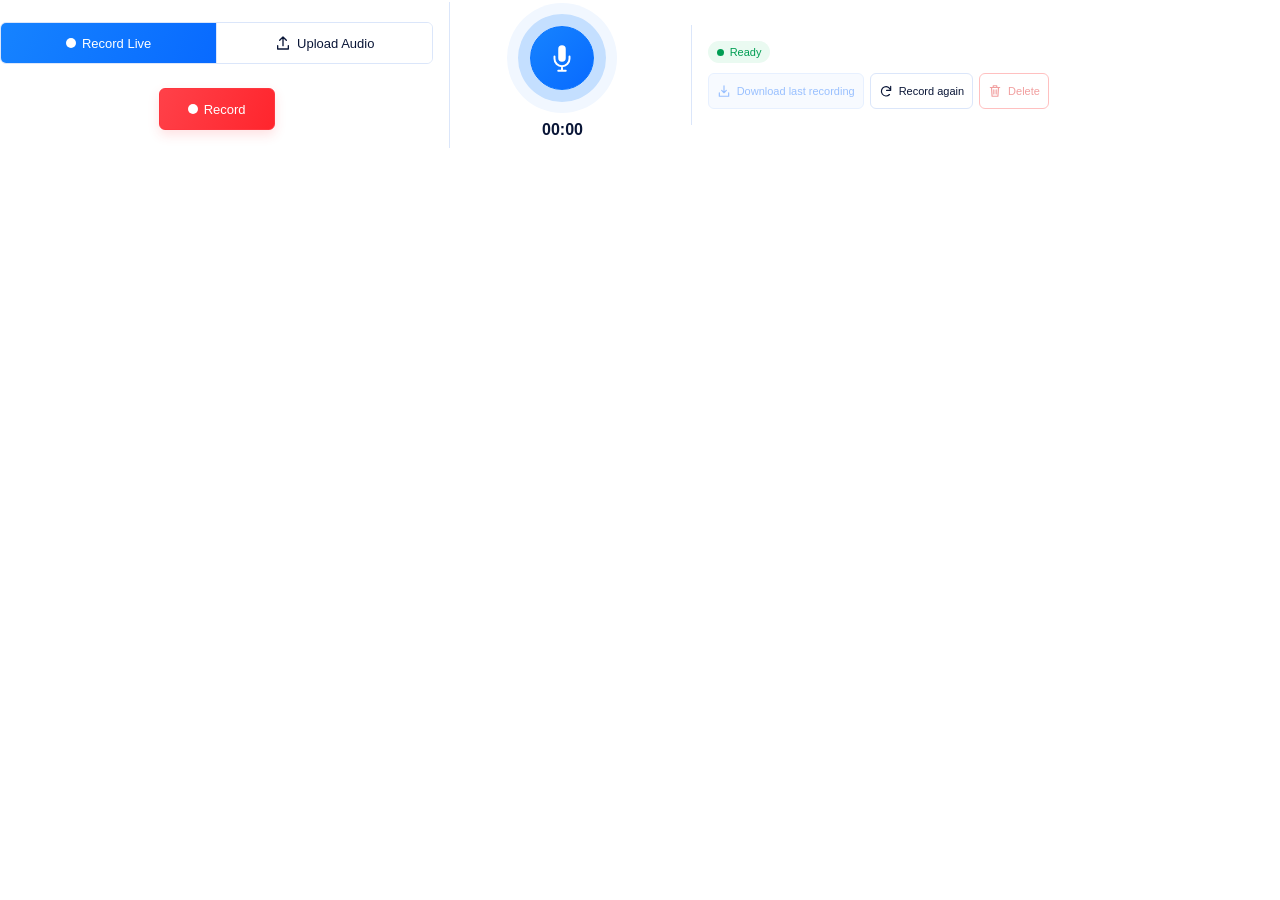
<file: assets/browser_recorder/index.html>
<!doctype html>
<html lang="en"><head><meta charset="utf-8"><meta name="viewport" content="width=device-width, initial-scale=1"><link rel="stylesheet" href="recorder.css"></head>
<body>
<div class="recorder-layout">
  <div class="toolbar">
    <div class="mode-switch" role="tablist" aria-label="Audio source">
      <button id="live-tab" type="button" role="tab" aria-selected="true" aria-controls="live-panel" tabindex="0">Record Live</button>
      <button id="upload" type="button" role="tab" aria-selected="false" aria-controls="upload-panel" tabindex="-1"><svg viewBox="0 0 24 24" fill="none" stroke="currentColor" stroke-width="2" stroke-linecap="round" stroke-linejoin="round" aria-hidden="true"><path d="M12 16V3m-5 5 5-5 5 5M4 16v5h16v-5"/></svg>Upload Audio</button>
    </div>
    <div id="live-panel" class="row controls" role="tabpanel" aria-labelledby="live-tab">
      <button id="record" type="button" disabled>Record</button><button id="pause" type="button" disabled hidden>Pause</button><button id="cancel" type="button" hidden>Cancel</button>
    </div>
    <div id="upload-panel" role="tabpanel" aria-labelledby="upload" hidden><span class="sr-only">Choose an audio recording in the upload area.</span></div>
  </div>
  <div class="visual"><div class="mic" aria-hidden="true"><svg viewBox="0 0 32 40" fill="none" stroke="currentColor" stroke-width="2.6" stroke-linecap="round"><rect x="11" y="3" width="10" height="22" rx="5" fill="currentColor" stroke="none"/><path d="M6 18v3a10 10 0 0 0 20 0v-3M16 31v6m-5 0h10"/></svg></div><div id="timer" aria-label="Recorded duration">00:00</div><canvas id="waveform" width="580" height="92" aria-label="Microphone audio level" hidden></canvas></div>
  <div class="recording-actions"><span id="status" role="status" aria-live="polite">Ready</span><div id="library" class="row library"><button id="download" disabled>Download last recording</button><button id="again" disabled>Record again</button><button id="remove" disabled>Delete</button></div></div>
</div>
<div id="error" role="alert"></div><script src="recorder.js"></script>
</body></html>
</file>
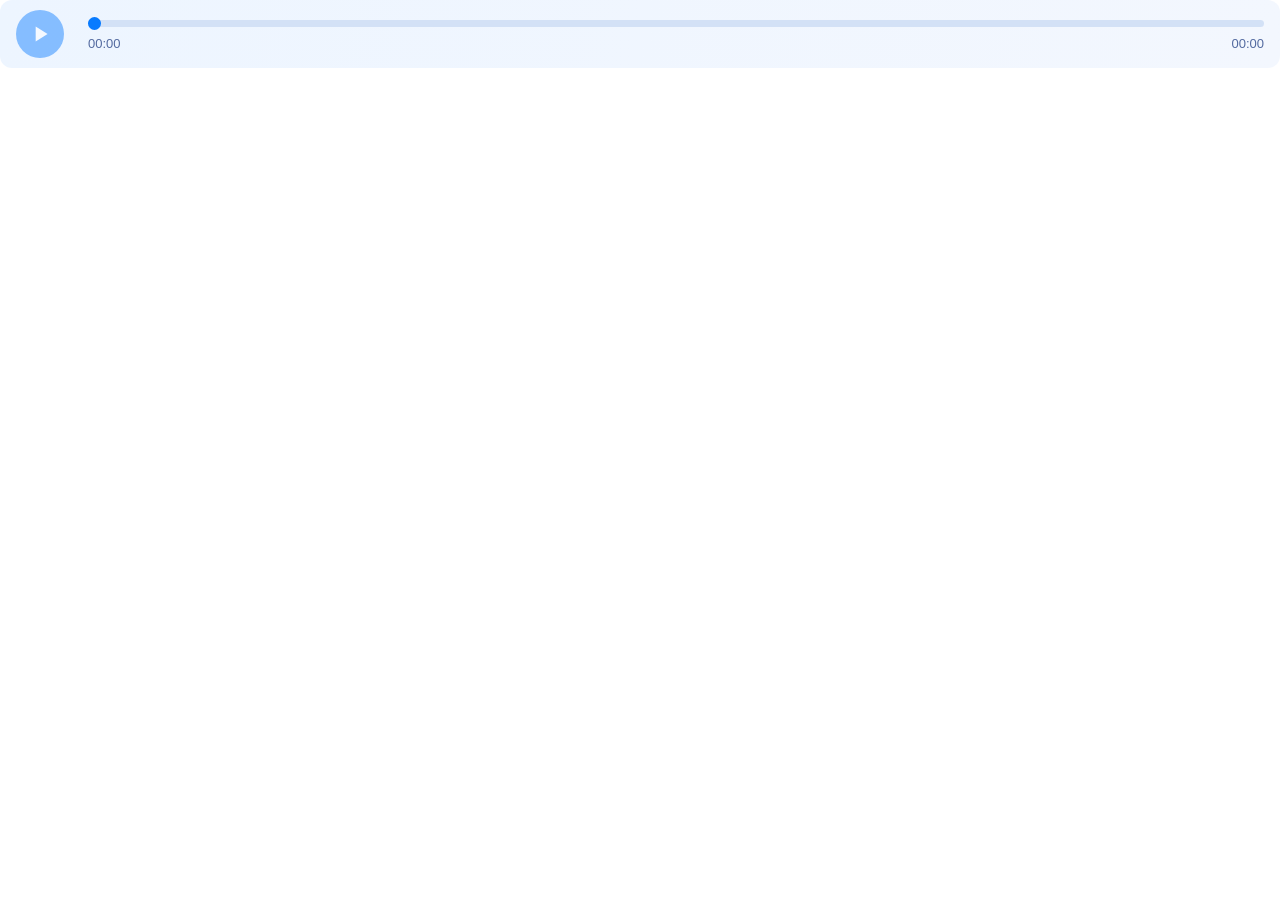
<file: assets/session_player/index.html>
<!doctype html>
<html lang="en">
<head>
  <meta charset="utf-8">
  <meta name="viewport" content="width=device-width, initial-scale=1">
  <link rel="stylesheet" href="player.css">
</head>
<body>
  <div class="player" role="group" aria-label="Session audio playback">
    <button id="play" type="button" aria-label="Play session audio" disabled>
      <svg id="play-icon" viewBox="0 0 24 24" aria-hidden="true"><path d="M8 5v14l11-7z"/></svg>
      <svg id="pause-icon" viewBox="0 0 24 24" aria-hidden="true" hidden><path d="M7 5h4v14H7zm6 0h4v14h-4z"/></svg>
    </button>
    <div class="timeline">
      <input id="seek" type="range" min="0" max="1" step="0.1" value="0" aria-label="Seek session audio" disabled>
      <div class="times"><span id="position">00:00</span><span id="duration">00:00</span></div>
    </div>
  </div>
  <p id="error" role="status" hidden></p>
  <audio id="audio" preload="metadata"></audio>
  <script src="player.js"></script>
</body>
</html>
</file>
<file: assets/browser_recorder/recorder.css>
* { box-sizing:border-box; }
body { margin:0; padding:2px 0; color:#0a1637; font:12px Arial,Helvetica,sans-serif; background:transparent; }
button { font:inherit; min-height:36px; border:1px solid #dbe6fa; border-radius:6px; background:#fff; color:#0a1637; padding:0 10px; display:inline-flex; align-items:center; justify-content:center; gap:6px; cursor:pointer; }
button:hover { background:#f4f9ff; border-color:#2075ff; }
button:disabled { cursor:default; opacity:.45; }
button:focus-visible { outline:3px solid #99c5ff; outline-offset:3px; }
button svg { width:16px; height:16px; flex-shrink:0; }
.recorder-layout { display:grid; grid-template-columns:minmax(200px,1.25fr) minmax(110px,.65fr) minmax(280px,1.7fr); align-items:center; gap:16px; min-height:110px; }
/* Keep the tab row anchored when the recording controls are hidden. */
.toolbar { align-self:baseline; padding-top:20px; }
.mode-switch { display:flex; border:1px solid #dbe6fa; border-radius:6px; overflow:hidden; }
.mode-switch [role="tab"] { flex:1; min-height:40px; white-space:nowrap; border:0; border-radius:0; box-shadow:none; font-size:13px; }
.mode-switch [role="tab"] + [role="tab"] { border-left:1px solid #dbe6fa; }
.mode-switch [aria-selected="true"] { background:linear-gradient(115deg,#1683ff,#086aff); color:#fff; }
.mode-switch [aria-selected="true"]:hover { background:#0874f5; }
.mode-switch [role="tab"]:disabled { background:#f5f9ff; color:#939eb2; opacity:1; }
.mode-switch [role="tab"]:focus-visible { outline-offset:-3px; }
#live-tab::before { content:""; width:10px; height:10px; border-radius:50%; background:currentColor; flex-shrink:0; }
.row { display:flex; align-items:center; gap:6px; flex-wrap:wrap; }
.controls { margin-top:24px; justify-content:center; gap:10px; }
.controls button { min-height:42px; font-size:13px; padding:0 14px; }
body[data-recording="true"] .controls { justify-content:center; }
#record { min-width:116px; background:linear-gradient(115deg,#ff4149,#ff252d); border-color:#ff363f; color:#fff; box-shadow:0 5px 12px #ff363f26; }
#record:hover { background:#ed242d; border-color:#ed242d; }
#record::before { content:""; width:10px; height:10px; border-radius:50%; background:currentColor; flex-shrink:0; }
body[data-recording="true"] #record::before { border-radius:2px; width:9px; height:9px; }
#pause::before { content:""; width:9px; height:11px; background:linear-gradient(to right,#657086 0 3px,transparent 3px 6px,#657086 6px 9px); }
body[data-paused="true"] #pause::before { background:#657086; clip-path:polygon(0 0,100% 50%,0 100%); }
.visual { display:flex; flex-direction:column; align-items:center; justify-content:center; padding:8px 0; border-left:1px solid #dbe6fa; min-height:100px; }
.mic { width:64px; height:64px; border-radius:50%; background:linear-gradient(135deg,#1683ff,#086aff); border:1px solid #0874ff; box-shadow:0 0 0 12px #c4dfff,0 0 0 23px #f1f7ff; display:flex; align-items:center; justify-content:center; color:#fff; margin:16px 0 30px; }
.mic svg { width:24px; height:30px; }
#timer { font-size:16px; font-weight:700; line-height:20px; font-variant-numeric:tabular-nums; }
#waveform { width:130px; max-width:100%; height:18px; margin-top:3px; }
.recording-actions { min-width:0; min-height:100px; justify-content:center; border-left:1px solid #dbe6fa; padding-left:16px; display:flex; flex-direction:column; align-items:flex-start; gap:10px; }
#status { font-size:11px; line-height:16px; border-radius:16px; padding:3px 9px; color:#009d53; background:#eafaf1; display:inline-flex; align-items:center; gap:6px; max-width:100%; overflow-wrap:anywhere; }
#status::before { content:""; width:7px; height:7px; background:currentColor; border-radius:50%; flex-shrink:0; }
#status[data-state="waiting"] { background:#fff4df; color:#a46906; }
.library { gap:6px; }
.library button { font-size:11px; padding:0 8px; }
#error { color:#d72c2c; white-space:pre-wrap; margin-top:8px; }
#error:empty { display:none; }
[hidden] { display:none!important; }
.sr-only { position:absolute; width:1px; height:1px; padding:0; overflow:hidden; clip-path:inset(50%); white-space:nowrap; }
#download::before,#again::before,#remove::before { content:""; width:14px; height:14px; background:center/contain no-repeat; flex-shrink:0; }
#download { background:#eef6ff; border-color:#cbdfff; color:#2075ff; }
#download::before { background-image:url("data:image/svg+xml,%3Csvg xmlns='http://www.w3.org/2000/svg' viewBox='0 0 24 24' fill='none' stroke='%232075ff' stroke-width='2' stroke-linecap='round' stroke-linejoin='round'%3E%3Cpath d='M12 3v12m-4-4 4 4 4-4M4 15v6h16v-6'/%3E%3C/svg%3E"); }
#again::before { background-image:url("data:image/svg+xml,%3Csvg xmlns='http://www.w3.org/2000/svg' viewBox='0 0 24 24' fill='none' stroke='%230a1637' stroke-width='2' stroke-linecap='round' stroke-linejoin='round'%3E%3Cpath d='M20 11a8 8 0 1 0-2 7M20 4v7h-7'/%3E%3C/svg%3E"); }
#remove { color:#e22c2c; border-color:#ff7575; }
#remove::before { background-image:url("data:image/svg+xml,%3Csvg xmlns='http://www.w3.org/2000/svg' viewBox='0 0 24 24' fill='none' stroke='%23e22c2c' stroke-width='2' stroke-linecap='round' stroke-linejoin='round'%3E%3Cpath d='M4 6h16M9 6V3h6v3M6 6l1 15h10l1-15M10 10v7m4-7v7'/%3E%3C/svg%3E"); }
body[data-mode="Upload Audio"] .visual, body[data-mode="Upload Audio"] .recording-actions { visibility:hidden; pointer-events:none; }
@media(min-width:1400px) { .library { flex-wrap:nowrap; } }
@media(max-width:700px) { .recorder-layout { grid-template-columns:1fr 1fr; gap:20px; } .toolbar { grid-column:1 / -1; max-width:400px; } .recording-actions { padding-left:18px; } }
@media(max-width:480px) { .recorder-layout { grid-template-columns:1fr; } .toolbar { max-width:none; } .recording-actions { border-left:0; border-top:1px solid #dbe6fa; padding:16px 0 0; align-items:center; gap:16px; } .library { justify-content:center; } .visual { border-left:0; padding-bottom:8px; } }
</file>
<file: assets/session_player/player.css>
:root { color-scheme:light; font-family:Arial,Helvetica,sans-serif; color:#536aa0; }
* { box-sizing:border-box; }
body { margin:0; background:transparent; }
.player { display:flex; align-items:center; gap:24px; padding:10px 16px; height:68px; border-radius:12px; background:linear-gradient(100deg,#edf5ff,#f3f7fe); }
#play { display:grid; place-items:center; flex:none; width:48px; height:48px; padding:0; border:0; border-radius:50%; background:#087bff; color:white; cursor:pointer; }
#play:hover { background:#0069e8; }
#play:disabled { opacity:.45; cursor:default; }
#play svg { fill:currentColor; width:26px; height:26px; }
#play svg[hidden] { display:none; }
.timeline { flex:1; min-width:0; }
#seek { --progress:0%; display:block; width:100%; height:7px; margin:4px 0 9px; appearance:none; border-radius:10px; background:linear-gradient(to right,#087bff var(--progress),#d3e1f6 var(--progress)); cursor:pointer; }
#seek::-webkit-slider-thumb { appearance:none; height:13px; width:13px; border-radius:50%; background:#087bff; border:0; }
#seek::-moz-range-thumb { height:13px; width:13px; border-radius:50%; background:#087bff; border:0; }
.times { display:flex; justify-content:space-between; font-size:13px; line-height:16px; font-variant-numeric:tabular-nums; }
button:focus-visible,input:focus-visible { outline:2px solid #087bff; outline-offset:4px; }
#error { margin:6px 0 0; font-size:12px; line-height:18px; color:#925b22; }
@media(max-width:480px) { .player { gap:14px; padding:10px 12px; } }
</file>
